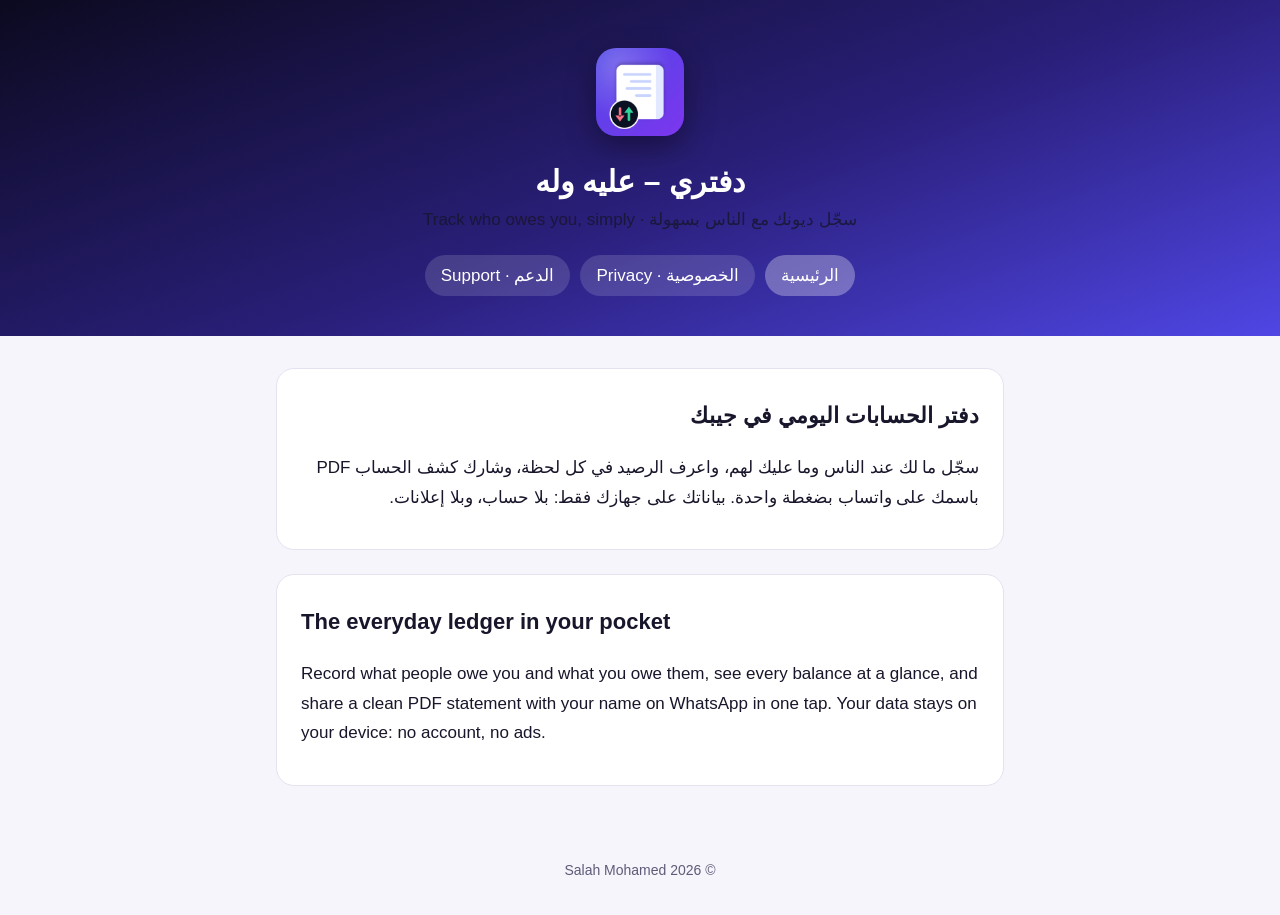
<file: index.html>
<!doctype html>
<html lang="ar" dir="rtl">
<head>
<meta charset="utf-8">
<meta name="viewport" content="width=device-width, initial-scale=1">
<title>دفتري – عليه وله</title>
<link rel="icon" href="icon.png">
<link rel="stylesheet" href="style.css">
</head>
<body>
<header>
  <img src="icon.png" alt="">
  <h1>دفتري – عليه وله</h1>
  <p>سجّل ديونك مع الناس بسهولة · Track who owes you, simply</p>
  <nav>
    <a href="./" aria-current="page">الرئيسية</a>
    <a href="privacy.html">الخصوصية · Privacy</a>
    <a href="support.html">الدعم · Support</a>
  </nav>
</header>
<main>
  <section>
    <h2>دفتر الحسابات اليومي في جيبك</h2>
    <p>سجّل ما لك عند الناس وما عليك لهم، واعرف الرصيد في كل لحظة، وشارك كشف الحساب PDF باسمك على واتساب بضغطة واحدة. بياناتك على جهازك فقط: بلا حساب، وبلا إعلانات.</p>
  </section>
  <section dir="ltr" lang="en">
    <h2>The everyday ledger in your pocket</h2>
    <p>Record what people owe you and what you owe them, see every balance at a glance, and share a clean PDF statement with your name on WhatsApp in one tap. Your data stays on your device: no account, no ads.</p>
  </section>
</main>
<footer>© 2026 Salah Mohamed</footer>
</body>
</html>
</file>
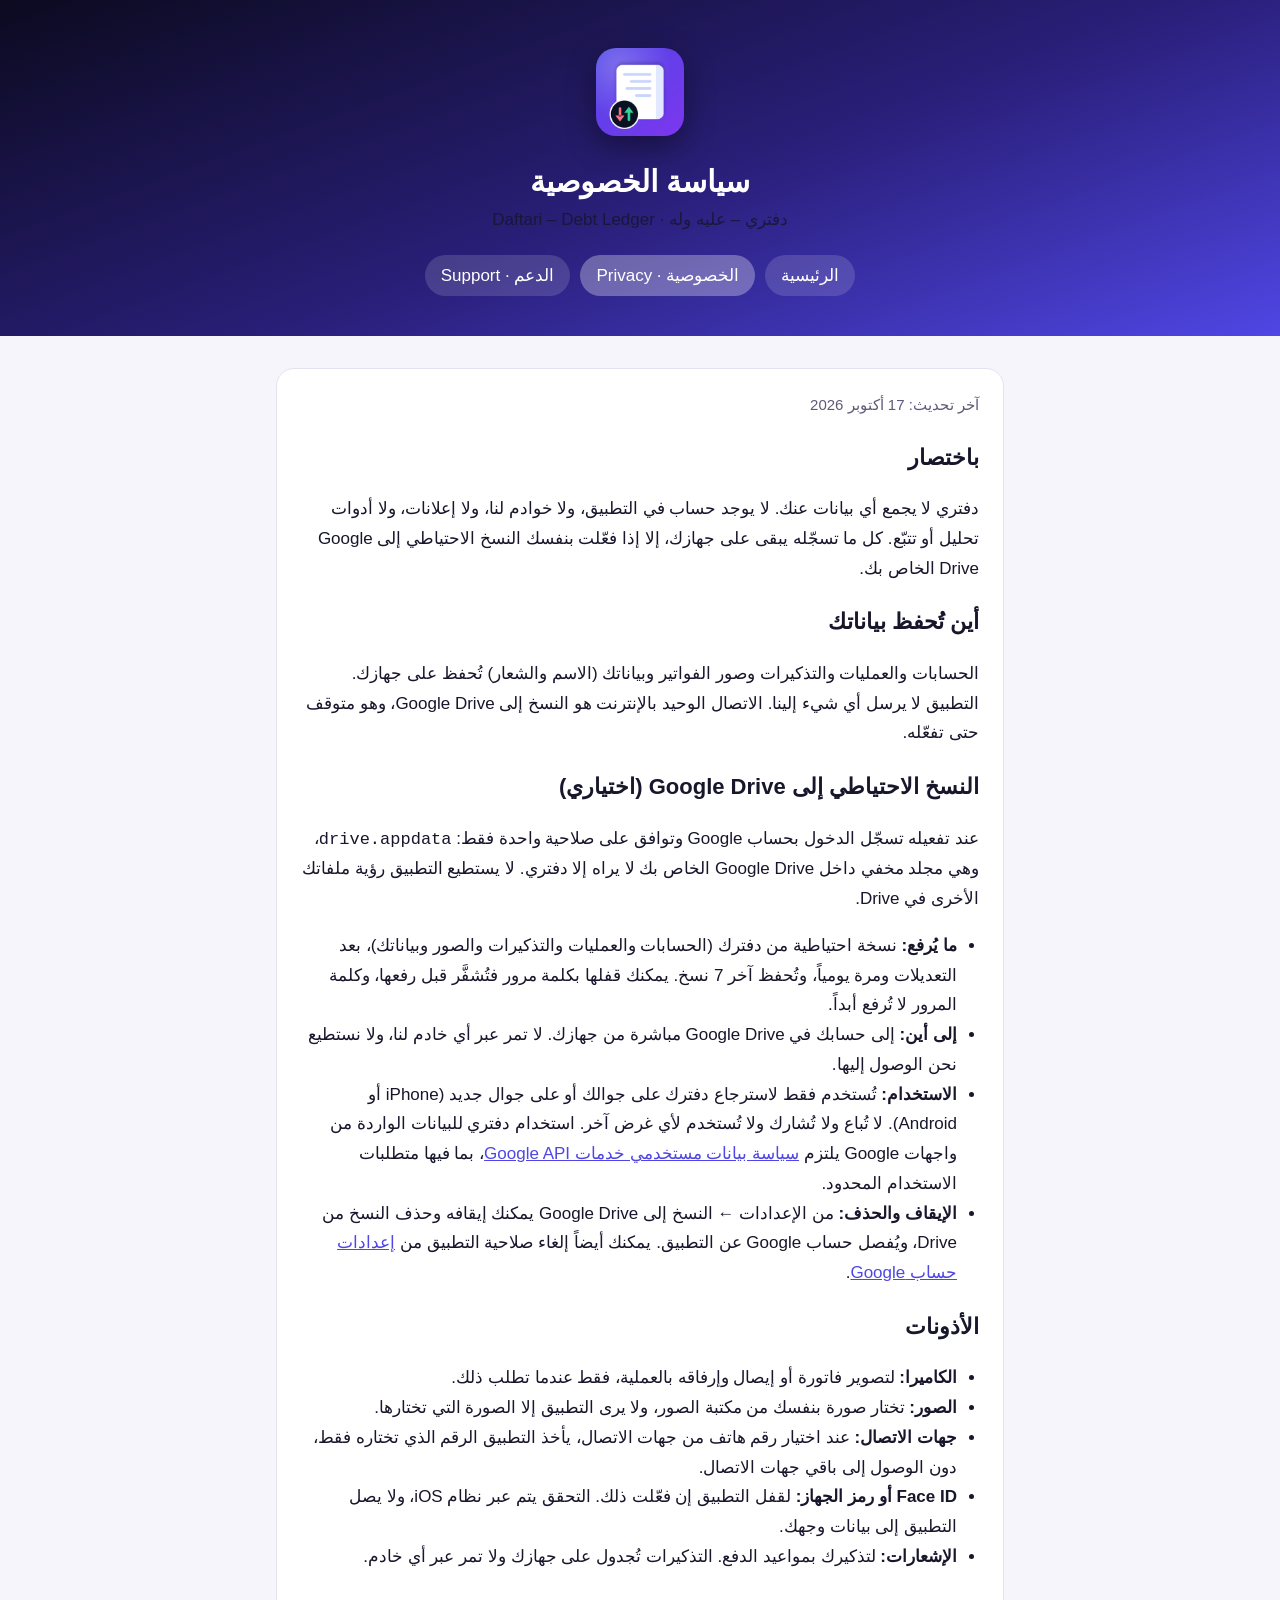
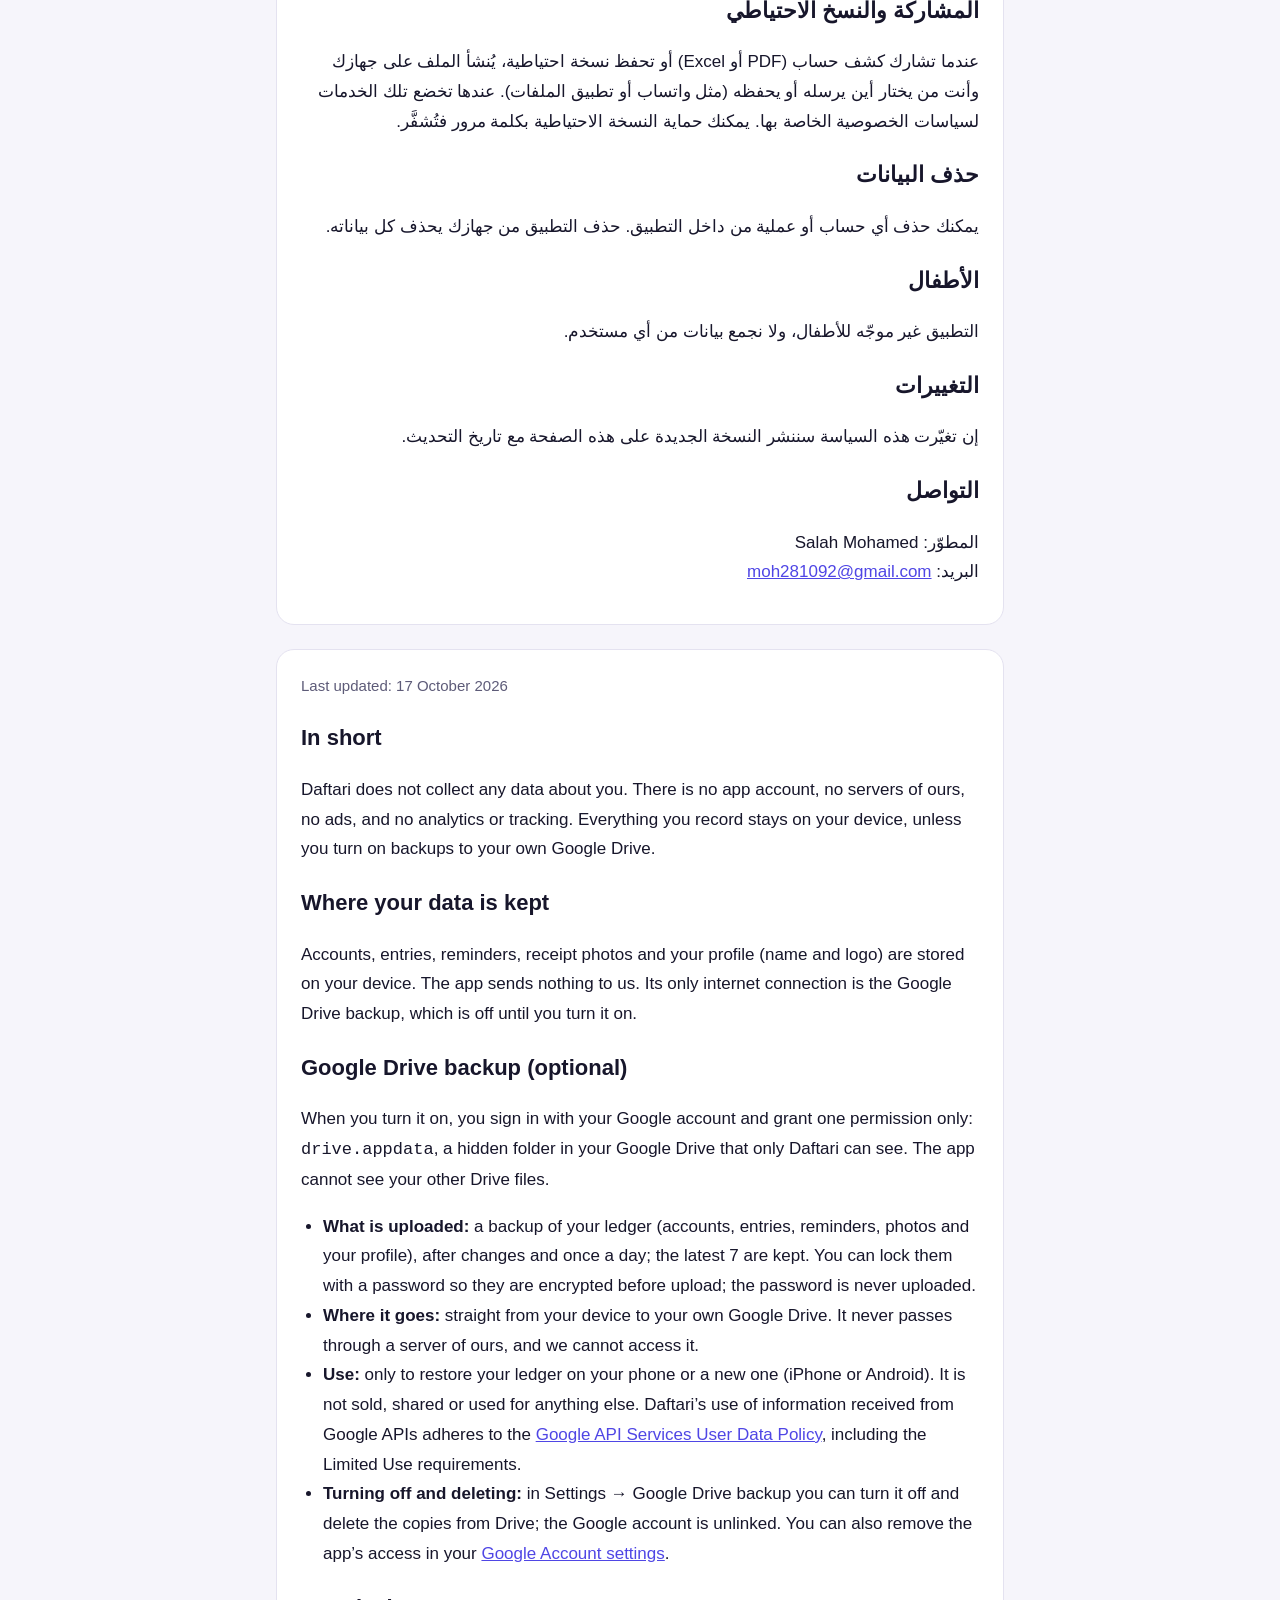
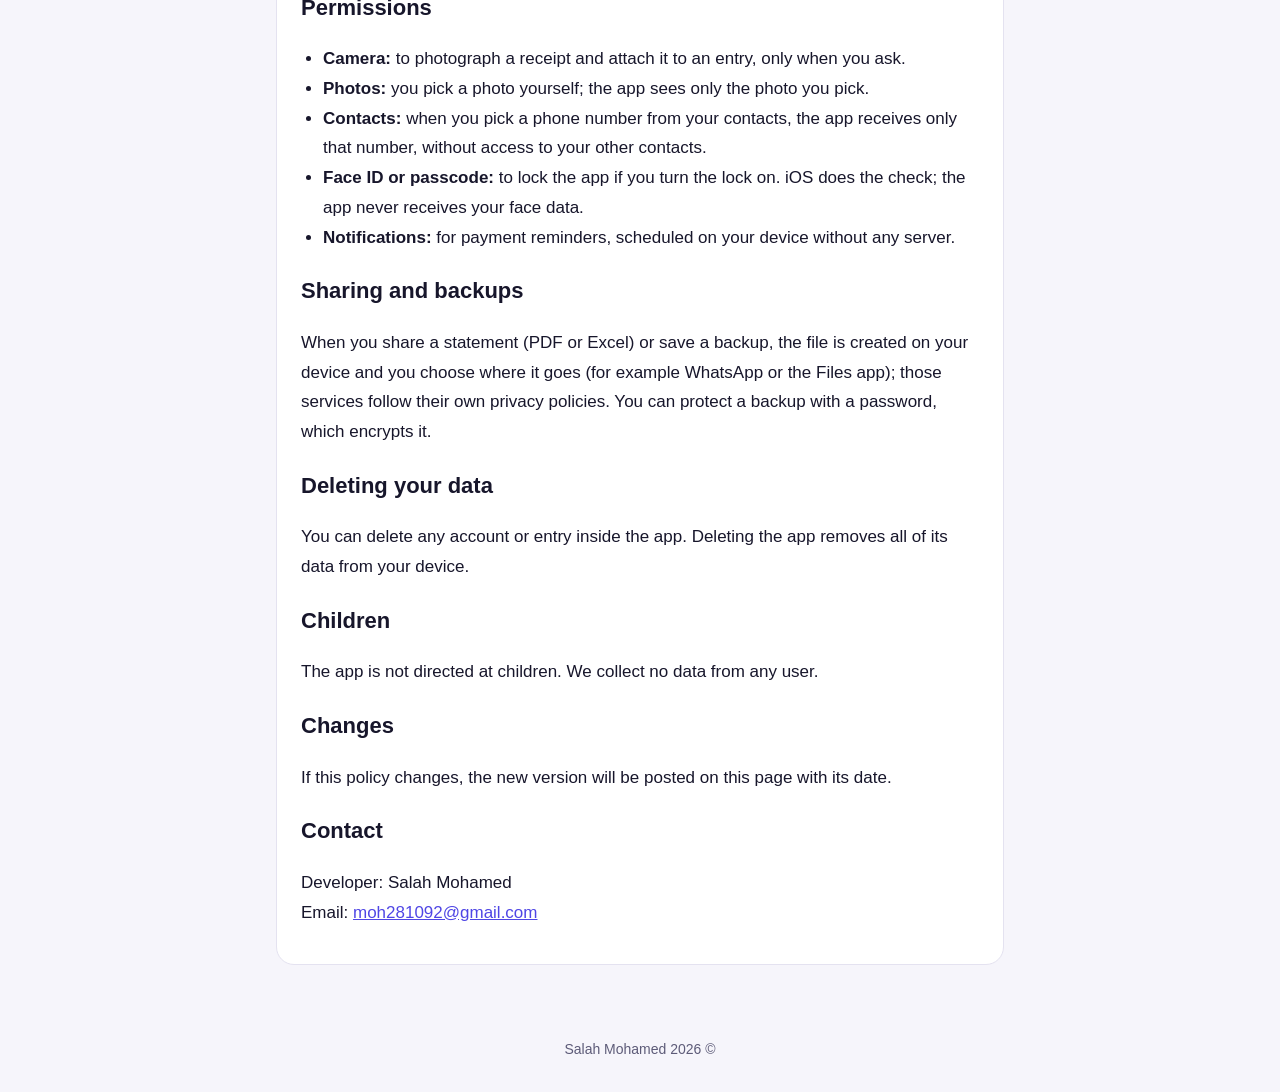
<file: privacy.html>
<!doctype html>
<html lang="ar" dir="rtl">
<head>
<meta charset="utf-8">
<meta name="viewport" content="width=device-width, initial-scale=1">
<title>سياسة الخصوصية — دفتري</title>
<link rel="icon" href="icon.png">
<link rel="stylesheet" href="style.css">
</head>
<body>
<header>
  <img src="icon.png" alt="">
  <h1>سياسة الخصوصية</h1>
  <p>دفتري – عليه وله · Daftari – Debt Ledger</p>
  <nav>
    <a href="./">الرئيسية</a>
    <a href="privacy.html" aria-current="page">الخصوصية · Privacy</a>
    <a href="support.html">الدعم · Support</a>
  </nav>
</header>
<main>
  <section>
    <p class="muted">آخر تحديث: 17 أكتوبر 2026</p>
    <h2>باختصار</h2>
    <p>دفتري لا يجمع أي بيانات عنك. لا يوجد حساب في التطبيق، ولا خوادم لنا، ولا إعلانات، ولا أدوات تحليل أو تتبّع. كل ما تسجّله يبقى على جهازك، إلا إذا فعّلت بنفسك النسخ الاحتياطي إلى Google Drive الخاص بك.</p>

    <h2>أين تُحفظ بياناتك</h2>
    <p>الحسابات والعمليات والتذكيرات وصور الفواتير وبياناتك (الاسم والشعار) تُحفظ على جهازك. التطبيق لا يرسل أي شيء إلينا. الاتصال الوحيد بالإنترنت هو النسخ إلى Google Drive، وهو متوقف حتى تفعّله.</p>

    <h2>النسخ الاحتياطي إلى Google Drive (اختياري)</h2>
    <p>عند تفعيله تسجّل الدخول بحساب Google وتوافق على صلاحية واحدة فقط: <code>drive.appdata</code>، وهي مجلد مخفي داخل Google Drive الخاص بك لا يراه إلا دفتري. لا يستطيع التطبيق رؤية ملفاتك الأخرى في Drive.</p>
    <ul>
      <li><strong>ما يُرفع:</strong> نسخة احتياطية من دفترك (الحسابات والعمليات والتذكيرات والصور وبياناتك)، بعد التعديلات ومرة يومياً، وتُحفظ آخر 7 نسخ. يمكنك قفلها بكلمة مرور فتُشفَّر قبل رفعها، وكلمة المرور لا تُرفع أبداً.</li>
      <li><strong>إلى أين:</strong> إلى حسابك في Google Drive مباشرة من جهازك. لا تمر عبر أي خادم لنا، ولا نستطيع نحن الوصول إليها.</li>
      <li><strong>الاستخدام:</strong> تُستخدم فقط لاسترجاع دفترك على جوالك أو على جوال جديد (iPhone أو Android). لا تُباع ولا تُشارك ولا تُستخدم لأي غرض آخر. استخدام دفتري للبيانات الواردة من واجهات Google يلتزم <a href="https://developers.google.com/terms/api-services-user-data-policy">سياسة بيانات مستخدمي خدمات Google API</a>، بما فيها متطلبات الاستخدام المحدود.</li>
      <li><strong>الإيقاف والحذف:</strong> من الإعدادات ← النسخ إلى Google Drive يمكنك إيقافه وحذف النسخ من Drive، ويُفصل حساب Google عن التطبيق. يمكنك أيضاً إلغاء صلاحية التطبيق من <a href="https://myaccount.google.com/permissions">إعدادات حساب Google</a>.</li>
    </ul>

    <h2>الأذونات</h2>
    <ul>
      <li><strong>الكاميرا:</strong> لتصوير فاتورة أو إيصال وإرفاقه بالعملية، فقط عندما تطلب ذلك.</li>
      <li><strong>الصور:</strong> تختار صورة بنفسك من مكتبة الصور، ولا يرى التطبيق إلا الصورة التي تختارها.</li>
      <li><strong>جهات الاتصال:</strong> عند اختيار رقم هاتف من جهات الاتصال، يأخذ التطبيق الرقم الذي تختاره فقط، دون الوصول إلى باقي جهات الاتصال.</li>
      <li><strong>Face ID أو رمز الجهاز:</strong> لقفل التطبيق إن فعّلت ذلك. التحقق يتم عبر نظام iOS، ولا يصل التطبيق إلى بيانات وجهك.</li>
      <li><strong>الإشعارات:</strong> لتذكيرك بمواعيد الدفع. التذكيرات تُجدول على جهازك ولا تمر عبر أي خادم.</li>
    </ul>

    <h2>المشاركة والنسخ الاحتياطي</h2>
    <p>عندما تشارك كشف حساب (PDF أو Excel) أو تحفظ نسخة احتياطية، يُنشأ الملف على جهازك وأنت من يختار أين يرسله أو يحفظه (مثل واتساب أو تطبيق الملفات). عندها تخضع تلك الخدمات لسياسات الخصوصية الخاصة بها. يمكنك حماية النسخة الاحتياطية بكلمة مرور فتُشفَّر.</p>

    <h2>حذف البيانات</h2>
    <p>يمكنك حذف أي حساب أو عملية من داخل التطبيق. حذف التطبيق من جهازك يحذف كل بياناته.</p>

    <h2>الأطفال</h2>
    <p>التطبيق غير موجّه للأطفال، ولا نجمع بيانات من أي مستخدم.</p>

    <h2>التغييرات</h2>
    <p>إن تغيّرت هذه السياسة سننشر النسخة الجديدة على هذه الصفحة مع تاريخ التحديث.</p>

    <h2>التواصل</h2>
    <p>المطوّر: Salah Mohamed<br>البريد: <a href="mailto:moh281092@gmail.com">moh281092@gmail.com</a></p>
  </section>

  <section dir="ltr" lang="en">
    <p class="muted">Last updated: 17 October 2026</p>
    <h2>In short</h2>
    <p>Daftari does not collect any data about you. There is no app account, no servers of ours, no ads, and no analytics or tracking. Everything you record stays on your device, unless you turn on backups to your own Google Drive.</p>

    <h2>Where your data is kept</h2>
    <p>Accounts, entries, reminders, receipt photos and your profile (name and logo) are stored on your device. The app sends nothing to us. Its only internet connection is the Google Drive backup, which is off until you turn it on.</p>

    <h2>Google Drive backup (optional)</h2>
    <p>When you turn it on, you sign in with your Google account and grant one permission only: <code>drive.appdata</code>, a hidden folder in your Google Drive that only Daftari can see. The app cannot see your other Drive files.</p>
    <ul>
      <li><strong>What is uploaded:</strong> a backup of your ledger (accounts, entries, reminders, photos and your profile), after changes and once a day; the latest 7 are kept. You can lock them with a password so they are encrypted before upload; the password is never uploaded.</li>
      <li><strong>Where it goes:</strong> straight from your device to your own Google Drive. It never passes through a server of ours, and we cannot access it.</li>
      <li><strong>Use:</strong> only to restore your ledger on your phone or a new one (iPhone or Android). It is not sold, shared or used for anything else. Daftari’s use of information received from Google APIs adheres to the <a href="https://developers.google.com/terms/api-services-user-data-policy">Google API Services User Data Policy</a>, including the Limited Use requirements.</li>
      <li><strong>Turning off and deleting:</strong> in Settings → Google Drive backup you can turn it off and delete the copies from Drive; the Google account is unlinked. You can also remove the app’s access in your <a href="https://myaccount.google.com/permissions">Google Account settings</a>.</li>
    </ul>

    <h2>Permissions</h2>
    <ul>
      <li><strong>Camera:</strong> to photograph a receipt and attach it to an entry, only when you ask.</li>
      <li><strong>Photos:</strong> you pick a photo yourself; the app sees only the photo you pick.</li>
      <li><strong>Contacts:</strong> when you pick a phone number from your contacts, the app receives only that number, without access to your other contacts.</li>
      <li><strong>Face ID or passcode:</strong> to lock the app if you turn the lock on. iOS does the check; the app never receives your face data.</li>
      <li><strong>Notifications:</strong> for payment reminders, scheduled on your device without any server.</li>
    </ul>

    <h2>Sharing and backups</h2>
    <p>When you share a statement (PDF or Excel) or save a backup, the file is created on your device and you choose where it goes (for example WhatsApp or the Files app); those services follow their own privacy policies. You can protect a backup with a password, which encrypts it.</p>

    <h2>Deleting your data</h2>
    <p>You can delete any account or entry inside the app. Deleting the app removes all of its data from your device.</p>

    <h2>Children</h2>
    <p>The app is not directed at children. We collect no data from any user.</p>

    <h2>Changes</h2>
    <p>If this policy changes, the new version will be posted on this page with its date.</p>

    <h2>Contact</h2>
    <p>Developer: Salah Mohamed<br>Email: <a href="mailto:moh281092@gmail.com">moh281092@gmail.com</a></p>
  </section>
</main>
<footer>© 2026 Salah Mohamed</footer>
</body>
</html>
</file>
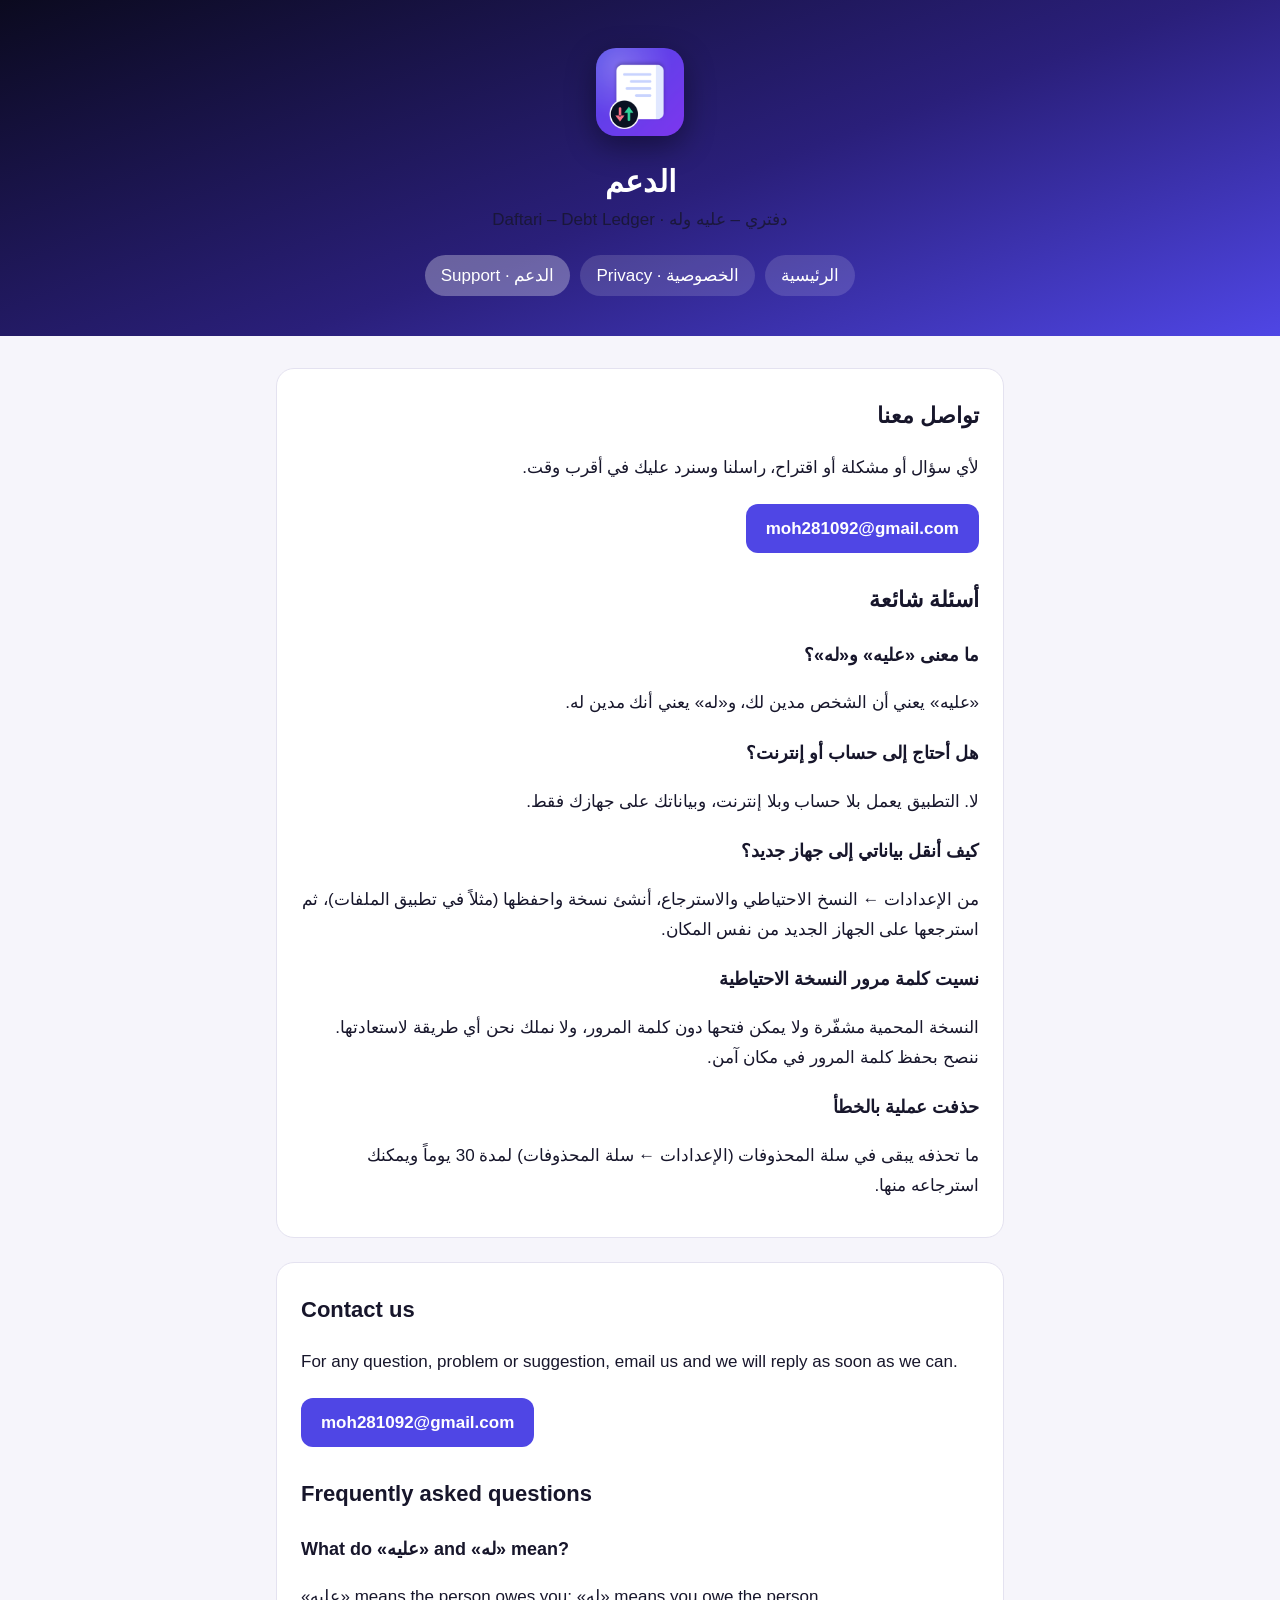
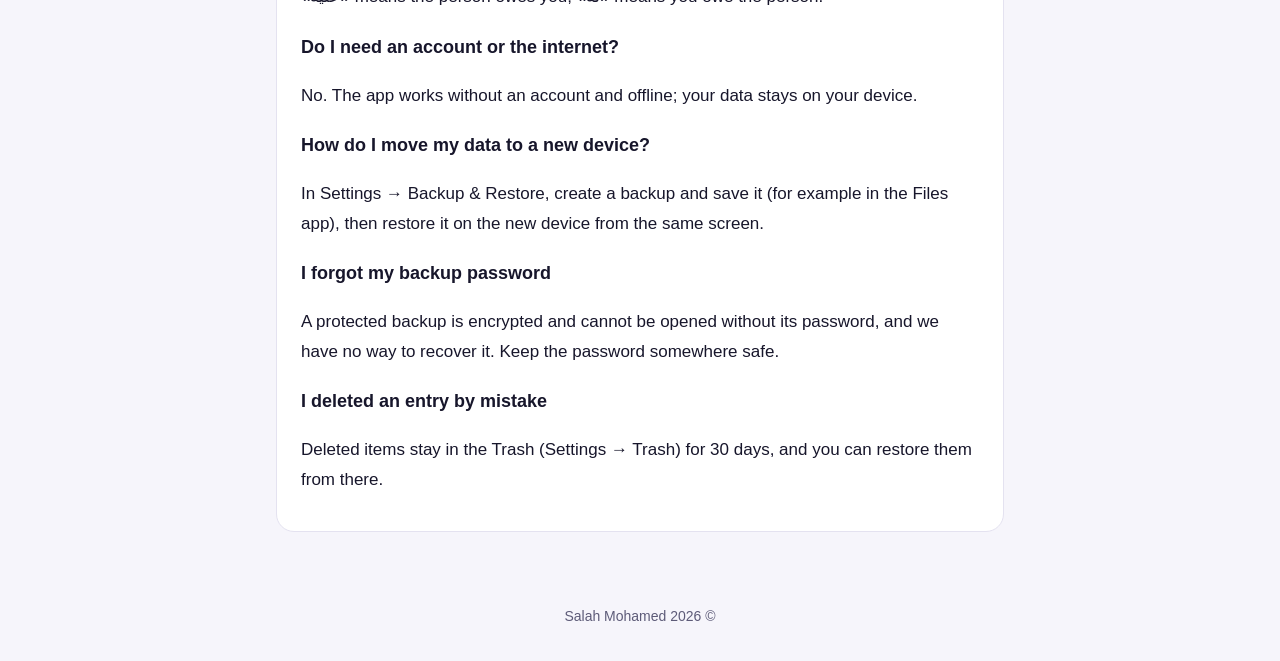
<file: support.html>
<!doctype html>
<html lang="ar" dir="rtl">
<head>
<meta charset="utf-8">
<meta name="viewport" content="width=device-width, initial-scale=1">
<title>الدعم — دفتري</title>
<link rel="icon" href="icon.png">
<link rel="stylesheet" href="style.css">
</head>
<body>
<header>
  <img src="icon.png" alt="">
  <h1>الدعم</h1>
  <p>دفتري – عليه وله · Daftari – Debt Ledger</p>
  <nav>
    <a href="./">الرئيسية</a>
    <a href="privacy.html">الخصوصية · Privacy</a>
    <a href="support.html" aria-current="page">الدعم · Support</a>
  </nav>
</header>
<main>
  <section>
    <h2>تواصل معنا</h2>
    <p>لأي سؤال أو مشكلة أو اقتراح، راسلنا وسنرد عليك في أقرب وقت.</p>
    <a class="contact" href="mailto:moh281092@gmail.com?subject=دفتري">moh281092@gmail.com</a>

    <h2>أسئلة شائعة</h2>
    <h3>ما معنى «عليه» و«له»؟</h3>
    <p>«عليه» يعني أن الشخص مدين لك، و«له» يعني أنك مدين له.</p>
    <h3>هل أحتاج إلى حساب أو إنترنت؟</h3>
    <p>لا. التطبيق يعمل بلا حساب وبلا إنترنت، وبياناتك على جهازك فقط.</p>
    <h3>كيف أنقل بياناتي إلى جهاز جديد؟</h3>
    <p>من الإعدادات ← النسخ الاحتياطي والاسترجاع، أنشئ نسخة واحفظها (مثلاً في تطبيق الملفات)، ثم استرجعها على الجهاز الجديد من نفس المكان.</p>
    <h3>نسيت كلمة مرور النسخة الاحتياطية</h3>
    <p>النسخة المحمية مشفّرة ولا يمكن فتحها دون كلمة المرور، ولا نملك نحن أي طريقة لاستعادتها. ننصح بحفظ كلمة المرور في مكان آمن.</p>
    <h3>حذفت عملية بالخطأ</h3>
    <p>ما تحذفه يبقى في سلة المحذوفات (الإعدادات ← سلة المحذوفات) لمدة 30 يوماً ويمكنك استرجاعه منها.</p>
  </section>

  <section dir="ltr" lang="en">
    <h2>Contact us</h2>
    <p>For any question, problem or suggestion, email us and we will reply as soon as we can.</p>
    <a class="contact" href="mailto:moh281092@gmail.com?subject=Daftari">moh281092@gmail.com</a>

    <h2>Frequently asked questions</h2>
    <h3>What do «عليه» and «له» mean?</h3>
    <p>«عليه» means the person owes you; «له» means you owe the person.</p>
    <h3>Do I need an account or the internet?</h3>
    <p>No. The app works without an account and offline; your data stays on your device.</p>
    <h3>How do I move my data to a new device?</h3>
    <p>In Settings → Backup &amp; Restore, create a backup and save it (for example in the Files app), then restore it on the new device from the same screen.</p>
    <h3>I forgot my backup password</h3>
    <p>A protected backup is encrypted and cannot be opened without its password, and we have no way to recover it. Keep the password somewhere safe.</p>
    <h3>I deleted an entry by mistake</h3>
    <p>Deleted items stay in the Trash (Settings → Trash) for 30 days, and you can restore them from there.</p>
  </section>
</main>
<footer>© 2026 Salah Mohamed</footer>
</body>
</html>
</file>
<file: style.css>
:root {
  --bg: #f6f5fb;
  --card: #ffffff;
  --text: #17162b;
  --muted: #5d5b78;
  --line: #e4e2f0;
  --accent: #4f46e5;
  --hero-from: #0b0a1f;
  --hero-to: #4f46e5;
}
@media (prefers-color-scheme: dark) {
  :root {
    --bg: #0b0a14;
    --card: #15142a;
    --text: #ecebf7;
    --muted: #a3a1c2;
    --line: #2a2846;
    --accent: #a5a0ff;
  }
}
* { box-sizing: border-box; }
body {
  margin: 0;
  background: var(--bg);
  color: var(--text);
  font: 17px/1.75 -apple-system, BlinkMacSystemFont, "SF Arabic", "Segoe UI", Tahoma, sans-serif;
}
header {
  background: linear-gradient(160deg, var(--hero-from), #2a1f7a 55%, var(--hero-to));
  color: #fff;
  text-align: center;
  padding: 48px 16px 40px;
}
header img { width: 88px; height: 88px; border-radius: 20px; box-shadow: 0 10px 30px rgba(0, 0, 0, .4); }
header h1 { margin: 16px 0 4px; font-size: 30px; line-height: 1.3; }
header p { margin: 0; opacity: .8; }
nav { margin-top: 20px; display: flex; gap: 10px; justify-content: center; flex-wrap: wrap; }
nav a {
  color: #fff; text-decoration: none; padding: 6px 16px; border-radius: 999px;
  background: rgba(255, 255, 255, .14);
}
nav a[aria-current] { background: rgba(255, 255, 255, .3); }
main { max-width: 760px; margin: 0 auto; padding: 32px 16px 48px; }
section {
  background: var(--card);
  border: 1px solid var(--line);
  border-radius: 18px;
  padding: 8px 24px 20px;
  margin-bottom: 24px;
}
h2 { font-size: 22px; margin: 20px 0 8px; }
h3 { font-size: 18px; margin: 20px 0 4px; }
p, li { color: var(--text); }
.muted { color: var(--muted); font-size: 15px; }
a { color: var(--accent); }
ul { padding-inline-start: 22px; }
.contact {
  display: inline-block; margin: 4px 0 8px; padding: 10px 20px; border-radius: 12px;
  background: var(--accent); color: #fff; text-decoration: none; font-weight: 600;
}
@media (prefers-color-scheme: dark) { .contact { color: #0b0a14; } }
footer { text-align: center; color: var(--muted); font-size: 14px; padding: 0 16px 32px; }
</file>
